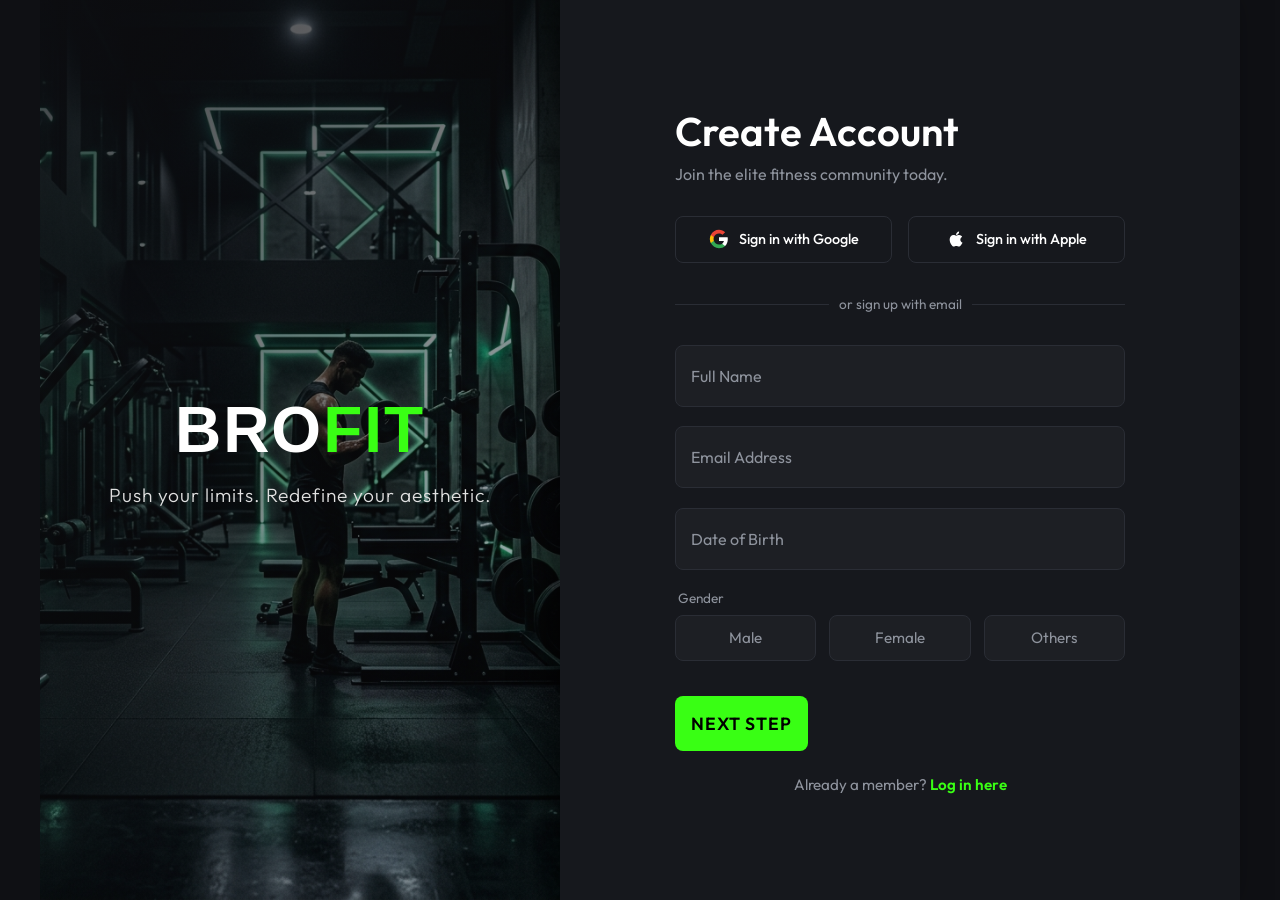
<file: Task 1/index.html>
<!DOCTYPE html>
<html lang="en">
<head>
    <meta charset="UTF-8">
    <meta name="viewport" content="width=device-width, initial-scale=1.0">
    <title>BROfit - Join the Elite</title>
    <!-- Google Fonts -->
    <link rel="preconnect" href="https://fonts.googleapis.com">
    <link rel="preconnect" href="https://fonts.gstatic.com" crossorigin>
    <link href="https://fonts.googleapis.com/css2?family=Outfit:wght@300;400;600;800&family=Syncopate:wght@700&display=swap" rel="stylesheet">
    <link rel="stylesheet" href="style.css">
</head>
<body>
    <div class="signup-container">
        <!-- Left Side Image Panel -->
        <div class="image-panel">
            <div class="overlay"></div>
            <div class="brand-info">
                <h1 class="logo">BRO<span>fit</span></h1>
                <p class="tagline">Push your limits. Redefine your aesthetic.</p>
            </div>
        </div>

        <!-- Right Side Form Panel -->
        <div class="form-panel">
            <div class="form-wrapper">
                <h2>Create Account</h2>
                <p class="subtitle">Join the elite fitness community today.</p>

                <!-- Social Logins -->
                <div class="social-login">
                    <button class="social-btn google-btn">
                        <svg viewBox="0 0 24 24"><path fill="#fff" d="M22.56 12.25c0-.78-.07-1.53-.2-2.25H12v4.26h5.92c-.26 1.37-1.04 2.53-2.21 3.31v2.77h3.57c2.08-1.92 3.28-4.74 3.28-8.09z"/><path fill="#34A853" d="M12 23c2.97 0 5.46-.98 7.28-2.66l-3.57-2.77c-.98.66-2.23 1.06-3.71 1.06-2.86 0-5.29-1.93-6.16-4.53H2.18v2.84C3.99 20.53 7.7 23 12 23z"/><path fill="#FBBC05" d="M5.84 14.09c-.22-.66-.35-1.36-.35-2.09s.13-1.43.35-2.09V7.07H2.18C1.43 8.55 1 10.22 1 12s.43 3.45 1.18 4.93l2.85-2.22.81-.62z"/><path fill="#EA4335" d="M12 5.38c1.62 0 3.06.56 4.21 1.64l3.15-3.15C17.45 2.09 14.97 1 12 1 7.7 1 3.99 3.47 2.18 7.07l3.66 2.84c.87-2.6 3.3-4.53 6.16-4.53z"/></svg>
                        Sign in with Google
                    </button>
                    <button class="social-btn apple-btn">
                        <svg viewBox="0 0 24 24"><path fill="#fff" d="M17.05 20.28c-.98.95-2.05.8-3.08.35-1.09-.46-2.09-.48-3.24 0-1.44.62-2.2.44-3.06-.35C2.79 15.25 3.51 7.59 9.05 7.31c1.35.07 2.29.74 3.08.8 1.18-.24 2.31-.93 3.57-.84 1.51.15 2.95.92 3.67 2.14-3.18 1.96-2.64 5.92.51 7.1-1.07 1.83-2.12 3.25-2.83 3.77zM12.03 7.25c-.15-2.23 1.66-4.07 3.74-4.25.29 2.58-2.34 4.5-3.74 4.25z"/></svg>
                        Sign in with Apple
                    </button>
                </div>

                <div class="divider">
                    <span>or sign up with email</span>
                </div>

                <form id="signupForm" novalidate>
                    <div id="signupStep1">
                        <div class="input-group">
                        <input type="text" id="name" required placeholder=" ">
                        <label for="name">Full Name</label>
                    </div>

                    <div class="input-group" id="emailGroup">
                        <input type="email" id="email" required placeholder=" ">
                        <label for="email">Email Address</label>
                        <span class="email-status" id="emailStatus"></span>
                    </div>

                    <div class="input-group">
                        <input type="text" id="dob" required placeholder=" " onfocus="(this.type='date')" onblur="(this.type=this.value?'date':'text')">
                        <label for="dob">Date of Birth</label>
                    </div>

                    <div class="gender-selection">
                        <span class="gender-label">Gender</span>
                        <div class="gender-options">
                            <input type="radio" id="gender-male" name="gender" value="male" required>
                            <label for="gender-male" class="gender-chip">Male</label>
                            
                            <input type="radio" id="gender-female" name="gender" value="female">
                            <label for="gender-female" class="gender-chip">Female</label>
                            
                            <input type="radio" id="gender-others" name="gender" value="others">
                            <label for="gender-others" class="gender-chip">Others</label>
                        </div>
                    </div>

                    <div id="step1Error" class="error-text" style="display: none; color: var(--error-color); margin-bottom: 1rem; text-align: center; font-size: 0.9rem;"></div>

                    <button type="button" class="submit-btn" id="nextStepBtn">Next Step</button>
                    
                    <p class="login-link">Already a member? <a href="#" id="showLoginBtn">Log in here</a></p>
                </div>

                <div id="signupStep2" style="display: none;">
                    <button type="button" class="back-btn" id="backStepBtn" style="margin-bottom: 1.5rem; width: auto; padding: 0.5rem 1.5rem;">Back</button>

                    <div class="input-group password-group">
                        <input type="password" id="password" required placeholder=" ">
                        <label for="password">Password</label>
                        <button type="button" class="toggle-password" data-target="password">
                            <svg viewBox="0 0 24 24" class="eye-icon"><path fill="currentColor" d="M12 4.5C7 4.5 2.73 7.61 1 12c1.73 4.39 6 7.5 11 7.5s9.27-3.11 11-7.5c-1.73-4.39-6-7.5-11-7.5zM12 17c-2.76 0-5-2.24-5-5s2.24-5 5-5 5 2.24 5 5-2.24 5 5-5 5zm0-8c-1.66 0-3 1.34-3 3s1.34 3 3 3 3-1.34 3-3-1.34-3-3-3z"/></svg>
                        </button>
                    </div>
                    
                    <div class="password-strength-container">
                        <div class="strength-bar">
                            <div class="strength-fill" id="strengthFill"></div>
                        </div>
                        <span class="strength-text" id="strengthText"></span>
                    </div>

                    <div class="password-suggestion">
                        <button type="button" id="generatePasswordBtn">Generate Secure Password</button>
                    </div>

                    <div class="input-group password-group">
                        <input type="password" id="confirmPassword" required placeholder=" ">
                        <label for="confirmPassword">Confirm Password</label>
                        <button type="button" class="toggle-password" data-target="confirmPassword">
                            <svg viewBox="0 0 24 24" class="eye-icon"><path fill="currentColor" d="M12 4.5C7 4.5 2.73 7.61 1 12c1.73 4.39 6 7.5 11 7.5s9.27-3.11 11-7.5c-1.73-4.39-6-7.5-11-7.5zM12 17c-2.76 0-5-2.24-5-5s2.24-5 5-5 5 2.24 5 5-2.24 5 5-5 5zm0-8c-1.66 0-3 1.34-3 3s1.34 3 3 3 3-1.34 3-3-1.34-3-3-3z"/></svg>
                        </button>
                        <span class="match-status" id="matchStatus"></span>
                    </div>

                    <div id="step2Error" class="error-text" style="display: none; color: var(--error-color); margin-bottom: 1rem; text-align: center; font-size: 0.9rem;"></div>

                    <button type="submit" class="submit-btn">Create Account</button>
                    
                    <p class="login-link">Already a member? <a href="#" id="showLoginBtn2">Log in here</a></p>
                </div>
            </form>
            </div>

            <!-- Login Panel -->
            <div class="login-wrapper" id="loginWrapper" style="display: none;">
                <h2>Welcome Back</h2>
                <p class="subtitle">Log in to continue your fitness journey.</p>

                <!-- Social Logins -->
                <div class="social-login">
                    <button class="social-btn google-btn">
                        <svg viewBox="0 0 24 24"><path fill="#fff" d="M22.56 12.25c0-.78-.07-1.53-.2-2.25H12v4.26h5.92c-.26 1.37-1.04 2.53-2.21 3.31v2.77h3.57c2.08-1.92 3.28-4.74 3.28-8.09z"/><path fill="#34A853" d="M12 23c2.97 0 5.46-.98 7.28-2.66l-3.57-2.77c-.98.66-2.23 1.06-3.71 1.06-2.86 0-5.29-1.93-6.16-4.53H2.18v2.84C3.99 20.53 7.7 23 12 23z"/><path fill="#FBBC05" d="M5.84 14.09c-.22-.66-.35-1.36-.35-2.09s.13-1.43.35-2.09V7.07H2.18C1.43 8.55 1 10.22 1 12s.43 3.45 1.18 4.93l2.85-2.22.81-.62z"/><path fill="#EA4335" d="M12 5.38c1.62 0 3.06.56 4.21 1.64l3.15-3.15C17.45 2.09 14.97 1 12 1 7.7 1 3.99 3.47 2.18 7.07l3.66 2.84c.87-2.6 3.3-4.53 6.16-4.53z"/></svg>
                        Log in with Google
                    </button>
                    <button class="social-btn apple-btn">
                        <svg viewBox="0 0 24 24"><path fill="#fff" d="M17.05 20.28c-.98.95-2.05.8-3.08.35-1.09-.46-2.09-.48-3.24 0-1.44.62-2.2.44-3.06-.35C2.79 15.25 3.51 7.59 9.05 7.31c1.35.07 2.29.74 3.08.8 1.18-.24 2.31-.93 3.57-.84 1.51.15 2.95.92 3.67 2.14-3.18 1.96-2.64 5.92.51 7.1-1.07 1.83-2.12 3.25-2.83 3.77zM12.03 7.25c-.15-2.23 1.66-4.07 3.74-4.25.29 2.58-2.34 4.5-3.74 4.25z"/></svg>
                        Log in with Apple
                    </button>
                </div>

                <div class="divider">
                    <span>or log in with email</span>
                </div>

                <form id="loginForm" novalidate>
                    <div class="input-group">
                        <input type="email" id="loginEmail" required placeholder=" ">
                        <label for="loginEmail">Email Address</label>
                    </div>

                    <div class="input-group password-group">
                        <input type="password" id="loginPassword" required placeholder=" ">
                        <label for="loginPassword">Password</label>
                        <button type="button" class="toggle-password" data-target="loginPassword">
                            <svg viewBox="0 0 24 24" class="eye-icon"><path fill="currentColor" d="M12 4.5C7 4.5 2.73 7.61 1 12c1.73 4.39 6 7.5 11 7.5s9.27-3.11 11-7.5c-1.73-4.39-6-7.5-11-7.5zM12 17c-2.76 0-5-2.24-5-5s2.24-5 5-5 5 2.24 5 5-2.24 5 5-5 5zm0-8c-1.66 0-3 1.34-3 3s1.34 3 3 3 3-1.34 3-3-1.34-3-3-3z"/></svg>
                        </button>
                    </div>
                    
                    <div class="forgot-password">
                        <a href="#">Forgot password?</a>
                    </div>

                    <button type="submit" class="submit-btn" id="loginSubmitBtn">Log In</button>
                    
                    <p class="login-link">Don't have an account? <a href="#" id="showSignupBtn">Sign up here</a></p>
                </form>
            </div>

            <!-- OTP Verification Panel -->
            <div class="otp-wrapper" id="otpWrapper" style="display: none;">
                <h2>Verify email</h2>
                <p class="subtitle" id="otpSubtitle">We sent a 6-digit code to <strong></strong>.</p>
                
                <div class="demo-mode-banner" id="demoBanner">
                    Demo mode — your code is <span id="demoOtpCode"></span>
                </div>

                <div class="otp-input-group">
                    <input type="text" class="otp-input" maxlength="1" inputmode="numeric" required>
                    <input type="text" class="otp-input" maxlength="1" inputmode="numeric" required>
                    <input type="text" class="otp-input" maxlength="1" inputmode="numeric" required>
                    <input type="text" class="otp-input" maxlength="1" inputmode="numeric" required>
                    <input type="text" class="otp-input" maxlength="1" inputmode="numeric" required>
                    <input type="text" class="otp-input" maxlength="1" inputmode="numeric" required>
                </div>
                
                <div class="otp-error" id="otpError"></div>

                <p class="resend-link">Didn't get it? <a href="#" id="resendOtp">Resend code</a></p>

                <div class="otp-actions">
                    <button type="button" class="back-btn" id="backToSignup">Back</button>
                    <button type="button" class="submit-btn otp-submit" id="verifyOtpBtn">Verify email</button>
                </div>
            </div>

            <!-- Onboarding Preferences Panel -->
            <div class="onboarding-wrapper" id="onboardingWrapper" style="display: none;">
                <h2 id="onboardingTitle">Your Goals</h2>
                <p class="subtitle">Personalize your BROfit journey.</p>
                
                <div class="onboarding-section">
                    <label>Daily Step Goal</label>
                    <div class="range-display">
                        <span id="stepGoalValue">10,000</span> <small>steps</small>
                    </div>
                    <input type="range" id="stepGoal" min="2000" max="30000" step="1000" value="10000" class="custom-range">
                    <div class="range-labels">
                        <span>2k</span>
                        <span>30k</span>
                    </div>
                </div>

                <div class="onboarding-section">
                    <label>Favorite Activities (Select up to 3)</label>
                    <div class="activity-chips" id="activityChips">
                        <button type="button" class="activity-chip">🏋️ Gym</button>
                        <button type="button" class="activity-chip">🏃 Running</button>
                        <button type="button" class="activity-chip">🧘 Yoga</button>
                        <button type="button" class="activity-chip">🚴 Cycling</button>
                        <button type="button" class="activity-chip">🏊 Swimming</button>
                        <button type="button" class="activity-chip">🏀 Sports</button>
                        <button type="button" class="activity-chip">🥊 Boxing</button>
                        <button type="button" class="activity-chip">🧗 Climbing</button>
                    </div>
                </div>
                
                <div class="onboarding-actions">
                    <button type="button" class="submit-btn onboarding-submit" id="finishSignupBtn">Complete Profile</button>
                </div>
            </div>
        </div>
    </div>
    <script src="script.js"></script>
</body>
</html>
</file>
<file: Task 1/style.css>
:root {
    --bg-dark: #0f1014;
    --panel-dark: #16181d;
    --accent-color: #39FF14; /* Neon Green */
    --accent-hover: #32e011;
    --text-primary: #ffffff;
    --text-secondary: #8e939d;
    --border-color: #2a2d35;
    --error-color: #ff3333;
    
    /* Password Strength Colors */
    --strength-weak: #ff4d4d;
    --strength-good: #ffd11a;
    --strength-strong: #39FF14;
    --strength-very-strong: #00cc00;
}

* {
    margin: 0;
    padding: 0;
    box-sizing: border-box;
}

body {
    font-family: 'Outfit', sans-serif;
    background-color: var(--bg-dark);
    color: var(--text-primary);
    min-height: 100vh;
    display: flex;
    justify-content: center;
    align-items: center;
}

/* Container Layout */
.signup-container {
    display: flex;
    width: 100%;
    max-width: 1200px;
    min-height: 100vh;
    background-color: var(--bg-dark);
}

/* Left Image Panel */
.image-panel {
    flex: 1;
    position: relative;
    background-image: url('bg.png');
    background-size: cover;
    background-position: center;
    display: flex;
    align-items: center;
    justify-content: center;
    overflow: hidden;
}

.overlay {
    position: absolute;
    top: 0;
    left: 0;
    width: 100%;
    height: 100%;
    background: linear-gradient(135deg, rgba(15, 16, 20, 0.8) 0%, rgba(15, 16, 20, 0.2) 100%);
}

.brand-info {
    position: relative;
    z-index: 2;
    text-align: center;
    padding: 2rem;
}

.logo {
    font-family: 'Syncopate', sans-serif;
    font-size: 4rem;
    letter-spacing: 2px;
    margin-bottom: 1rem;
    text-transform: uppercase;
}

.logo span {
    color: var(--accent-color);
}

.tagline {
    font-size: 1.2rem;
    color: #e0e0e0;
    font-weight: 300;
    letter-spacing: 1px;
}

/* Right Form Panel */
.form-panel {
    flex: 1;
    display: flex;
    flex-direction: column;
    justify-content: center;
    padding: 3rem 5rem;
    background-color: var(--panel-dark);
    box-shadow: -10px 0 30px rgba(0, 0, 0, 0.5);
    z-index: 10;
}

.form-wrapper, .login-wrapper {
    width: 100%;
    max-width: 450px;
    margin: 0 auto;
}

.form-wrapper h2, .login-wrapper h2 {
    font-size: 2.5rem;
    margin-bottom: 0.5rem;
    font-weight: 600;
}

.subtitle {
    color: var(--text-secondary);
    margin-bottom: 2rem;
    font-size: 1rem;
}

/* Social Buttons */
.social-login {
    display: flex;
    gap: 1rem;
    margin-bottom: 2rem;
}

.social-btn {
    flex: 1;
    display: flex;
    align-items: center;
    justify-content: center;
    gap: 10px;
    padding: 0.8rem;
    background-color: transparent;
    border: 1px solid var(--border-color);
    border-radius: 8px;
    color: var(--text-primary);
    font-family: inherit;
    font-size: 0.9rem;
    font-weight: 500;
    cursor: pointer;
    transition: all 0.3s ease;
}

.social-btn svg {
    width: 20px;
    height: 20px;
}

.social-btn:hover {
    background-color: rgba(255, 255, 255, 0.05);
    border-color: var(--text-secondary);
}

.divider {
    display: flex;
    align-items: center;
    text-align: center;
    margin-bottom: 2rem;
    color: var(--text-secondary);
    font-size: 0.85rem;
}

.divider::before,
.divider::after {
    content: '';
    flex: 1;
    border-bottom: 1px solid var(--border-color);
}

.divider span {
    padding: 0 10px;
}

/* Form Styles */
form {
    display: flex;
    flex-direction: column;
    gap: 1.2rem;
}

.row {
    display: flex;
    gap: 1rem;
}

.half {
    flex: 1;
}

.input-group {
    position: relative;
    display: flex;
    flex-direction: column;
    margin-bottom: 1.2rem;
}

.input-group input,
.input-group select {
    width: 100%;
    padding: 1rem;
    padding-top: 1.5rem;
    background-color: rgba(255, 255, 255, 0.03);
    border: 1px solid var(--border-color);
    border-radius: 8px;
    color: var(--text-primary);
    font-family: inherit;
    font-size: 1rem;
    transition: all 0.3s ease;
    outline: none;
}

/* Select specific styles to look like inputs */
.input-group select {
    appearance: none;
    -webkit-appearance: none;
    cursor: pointer;
    padding-top: 1.25rem;
    padding-bottom: 0.75rem;
}

.input-group select option {
    background-color: var(--panel-dark);
    color: var(--text-primary);
}

.input-group label {
    position: absolute;
    left: 1rem;
    top: 50%;
    transform: translateY(-50%);
    color: var(--text-secondary);
    font-size: 1rem;
    transition: all 0.3s ease;
    pointer-events: none;
}

/* Floating Label Animation */
.input-group input:focus,
.input-group input:not(:placeholder-shown),
.input-group select:focus,
.input-group select:valid {
    border-color: var(--accent-color);
    background-color: rgba(57, 255, 20, 0.05);
}

.input-group input:focus ~ label,
.input-group input:not(:placeholder-shown) ~ label,
.input-group select:focus ~ label,
.input-group select:valid ~ label {
    top: 0.5rem;
    font-size: 0.75rem;
    color: var(--accent-color);
}

/* Password Toggle Icon */
.password-group {
    position: relative;
}

.toggle-password {
    position: absolute;
    right: 1rem;
    top: 50%;
    transform: translateY(-50%);
    background: none;
    border: none;
    color: var(--text-secondary);
    cursor: pointer;
    transition: color 0.3s;
    padding: 0;
    display: flex;
    align-items: center;
}

.toggle-password:hover {
    color: var(--text-primary);
}

.eye-icon {
    width: 20px;
    height: 20px;
}

/* Password Strength & Status */
.password-strength-container {
    margin-top: -0.5rem;
    margin-bottom: 0.5rem;
}

.strength-bar {
    height: 4px;
    background-color: var(--border-color);
    border-radius: 2px;
    overflow: hidden;
    margin-bottom: 0.5rem;
}

.strength-fill {
    height: 100%;
    width: 0%;
    transition: all 0.3s ease;
    background-color: transparent;
}

.strength-text {
    font-size: 0.8rem;
    font-weight: 500;
}

.password-suggestion {
    text-align: right;
    margin-top: -0.8rem;
    margin-bottom: 0.5rem;
}

#generatePasswordBtn {
    background: none;
    border: none;
    color: var(--accent-color);
    font-family: inherit;
    font-size: 0.85rem;
    cursor: pointer;
    text-decoration: underline;
    text-underline-offset: 3px;
    transition: opacity 0.3s;
}

#generatePasswordBtn:hover {
    opacity: 0.8;
}

/* Status Messages (Email / Password Match) */
.email-status, .match-status {
    position: absolute;
    right: 1rem;
    top: -1.2rem;
    font-size: 0.75rem;
}

.error-text {
    color: var(--error-color);
}

.success-text {
    color: var(--accent-color);
}

/* Submit Button */
.submit-btn {
    margin-top: 1rem;
    padding: 1rem;
    background-color: var(--accent-color);
    color: #000;
    border: none;
    border-radius: 8px;
    font-family: inherit;
    font-size: 1.1rem;
    font-weight: 600;
    cursor: pointer;
    transition: all 0.3s ease;
    text-transform: uppercase;
    letter-spacing: 1px;
}

.submit-btn:hover {
    background-color: var(--accent-hover);
    transform: translateY(-2px);
    box-shadow: 0 10px 20px rgba(57, 255, 20, 0.2);
}

/* Login Link */
.login-link {
    text-align: center;
    margin-top: 1.5rem;
    color: var(--text-secondary);
    font-size: 0.95rem;
}

.login-link a {
    color: var(--accent-color);
    text-decoration: none;
    font-weight: 600;
    transition: opacity 0.3s;
}

.login-link a:hover {
    opacity: 0.8;
    text-decoration: underline;
}

/* Gender Selection */
.gender-selection {
    display: flex;
    flex-direction: column;
    gap: 0.5rem;
    margin-top: 0.2rem;
    margin-bottom: 1.2rem;
}

.gender-label {
    color: var(--text-secondary);
    font-size: 0.85rem;
    padding-left: 0.2rem;
}

.gender-options {
    display: flex;
    gap: 0.8rem;
}

.gender-options input[type="radio"] {
    display: none;
}

.gender-chip {
    flex: 1;
    text-align: center;
    padding: 0.8rem;
    background-color: rgba(255, 255, 255, 0.03);
    border: 1px solid var(--border-color);
    border-radius: 8px;
    color: var(--text-secondary);
    font-size: 0.95rem;
    cursor: pointer;
    transition: all 0.3s ease;
}

.gender-chip:hover {
    border-color: var(--text-secondary);
}

.gender-options input[type="radio"]:checked + .gender-chip {
    background-color: rgba(57, 255, 20, 0.1);
    border-color: var(--accent-color);
    color: var(--accent-color);
    font-weight: 600;
}

/* Date Input specific fixes */
.input-group input[type="date"]::-webkit-calendar-picker-indicator {
    filter: invert(1);
    cursor: pointer;
    opacity: 0.6;
}
.input-group input[type="date"]::-webkit-calendar-picker-indicator:hover {
    opacity: 1;
}
.input-group input[type="date"] {
    color-scheme: dark;
}

/* OTP Verification Styles */
.otp-wrapper {
    width: 100%;
    max-width: 450px;
    margin: 0 auto;
}

.otp-wrapper h2 {
    font-size: 2.5rem;
    margin-bottom: 0.5rem;
    font-weight: 600;
}

.demo-mode-banner {
    background-color: rgba(255, 209, 26, 0.1);
    border: 1px solid rgba(255, 209, 26, 0.3);
    color: #ffd11a;
    padding: 0.8rem 1rem;
    border-radius: 8px;
    margin-bottom: 2rem;
    font-size: 0.9rem;
    display: flex;
    align-items: center;
}

.demo-mode-banner span {
    font-weight: 700;
    margin-left: 0.5rem;
    letter-spacing: 2px;
}

.otp-input-group {
    display: flex;
    justify-content: space-between;
    gap: 10px;
    margin-bottom: 1.5rem;
}

.otp-input {
    width: 50px;
    height: 60px;
    border-radius: 12px;
    border: 1px solid var(--border-color);
    background-color: rgba(255, 255, 255, 0.03);
    color: var(--text-primary);
    font-size: 1.5rem;
    font-weight: 600;
    text-align: center;
    transition: all 0.3s ease;
    outline: none;
}

.otp-input:focus {
    border-color: var(--accent-color);
    background-color: rgba(57, 255, 20, 0.05);
    box-shadow: 0 0 10px rgba(57, 255, 20, 0.2);
}

.otp-error {
    color: var(--error-color);
    font-size: 0.85rem;
    min-height: 20px;
    margin-bottom: 1rem;
}

.resend-link {
    color: var(--text-secondary);
    font-size: 0.95rem;
    margin-bottom: 2rem;
}

.resend-link a {
    color: var(--accent-color);
    text-decoration: none;
    font-weight: 600;
    margin-left: 5px;
    transition: opacity 0.3s;
}

.resend-link a:hover {
    opacity: 0.8;
    text-decoration: underline;
}

.otp-actions {
    display: flex;
    gap: 1rem;
}

.back-btn {
    flex: 1;
    padding: 1rem;
    background-color: transparent;
    color: var(--text-primary);
    border: 1px solid var(--border-color);
    border-radius: 8px;
    font-family: inherit;
    font-size: 1.1rem;
    font-weight: 600;
    cursor: pointer;
    transition: all 0.3s ease;
}

.back-btn:hover {
    background-color: rgba(255, 255, 255, 0.05);
}

.otp-submit {
    flex: 2;
    margin-top: 0;
}

/* Onboarding Preferences Styles */
.onboarding-wrapper {
    width: 100%;
    max-width: 450px;
    margin: 0 auto;
}

.onboarding-wrapper h2 {
    font-size: 2.5rem;
    margin-bottom: 0.5rem;
    font-weight: 600;
}

.onboarding-section {
    margin-bottom: 2rem;
    margin-top: 1rem;
}

.onboarding-section label {
    display: block;
    color: var(--text-secondary);
    font-size: 0.95rem;
    margin-bottom: 1rem;
}

/* Range Slider */
.range-display {
    text-align: center;
    font-size: 2rem;
    font-weight: 700;
    color: var(--accent-color);
    margin-bottom: 1rem;
}

.range-display small {
    font-size: 1rem;
    color: var(--text-secondary);
    font-weight: 400;
}

.custom-range {
    -webkit-appearance: none;
    width: 100%;
    height: 6px;
    background: var(--border-color);
    border-radius: 5px;
    outline: none;
    margin-bottom: 0.5rem;
}

.custom-range::-webkit-slider-thumb {
    -webkit-appearance: none;
    appearance: none;
    width: 20px;
    height: 20px;
    border-radius: 50%;
    background: var(--accent-color);
    cursor: pointer;
    box-shadow: 0 0 10px rgba(57, 255, 20, 0.4);
}

.range-labels {
    display: flex;
    justify-content: space-between;
    color: var(--text-secondary);
    font-size: 0.8rem;
}

/* Activity Chips */
.activity-chips {
    display: flex;
    flex-wrap: wrap;
    gap: 10px;
}

.activity-chip {
    background: rgba(255, 255, 255, 0.03);
    border: 1px solid var(--border-color);
    border-radius: 20px;
    padding: 0.6rem 1rem;
    color: var(--text-primary);
    font-family: inherit;
    font-size: 0.9rem;
    cursor: pointer;
    transition: all 0.3s ease;
}

.activity-chip:hover {
    border-color: var(--text-secondary);
}

.activity-chip.selected {
    background: rgba(57, 255, 20, 0.1);
    border-color: var(--accent-color);
    color: var(--accent-color);
}

.onboarding-actions {
    display: flex;
    margin-top: 1rem;
}

.onboarding-submit {
    flex: 1;
}

/* Forgot Password */
.forgot-password {
    text-align: right;
    margin-top: -0.5rem;
    margin-bottom: 1.5rem;
}

.forgot-password a {
    color: var(--text-secondary);
    font-size: 0.85rem;
    text-decoration: none;
    transition: color 0.3s;
}

.forgot-password a:hover {
    color: var(--accent-color);
    text-decoration: underline;
}

@keyframes spin {
    0% { transform: rotate(0deg); }
    100% { transform: rotate(360deg); }
}

/* Responsive Design */
@media (max-width: 900px) {
    .signup-container {
        flex-direction: column;
        padding: 1rem;
        align-items: center;
        background-image: url('bg.png');
        background-size: cover;
        background-position: center;
        background-attachment: fixed;
    }
    
    .image-panel {
        display: none; /* Hide side panel on mobile */
    }
    
    .form-panel {
        width: 100%;
        max-width: 500px;
        padding: 2.5rem;
        border-radius: 20px;
        background: rgba(22, 24, 29, 0.85);
        backdrop-filter: blur(15px);
        -webkit-backdrop-filter: blur(15px);
        box-shadow: 0 20px 40px rgba(0,0,0,0.4);
        margin: auto 0;
    }
    
    .form-wrapper h2, .login-wrapper h2 {
        font-size: 2rem;
    }
}

@media (max-width: 480px) {
    .form-panel {
        padding: 2rem 1.5rem;
    }
    .social-login {
        flex-direction: column;
    }
    .row {
        flex-direction: column;
    }
}
</file>
